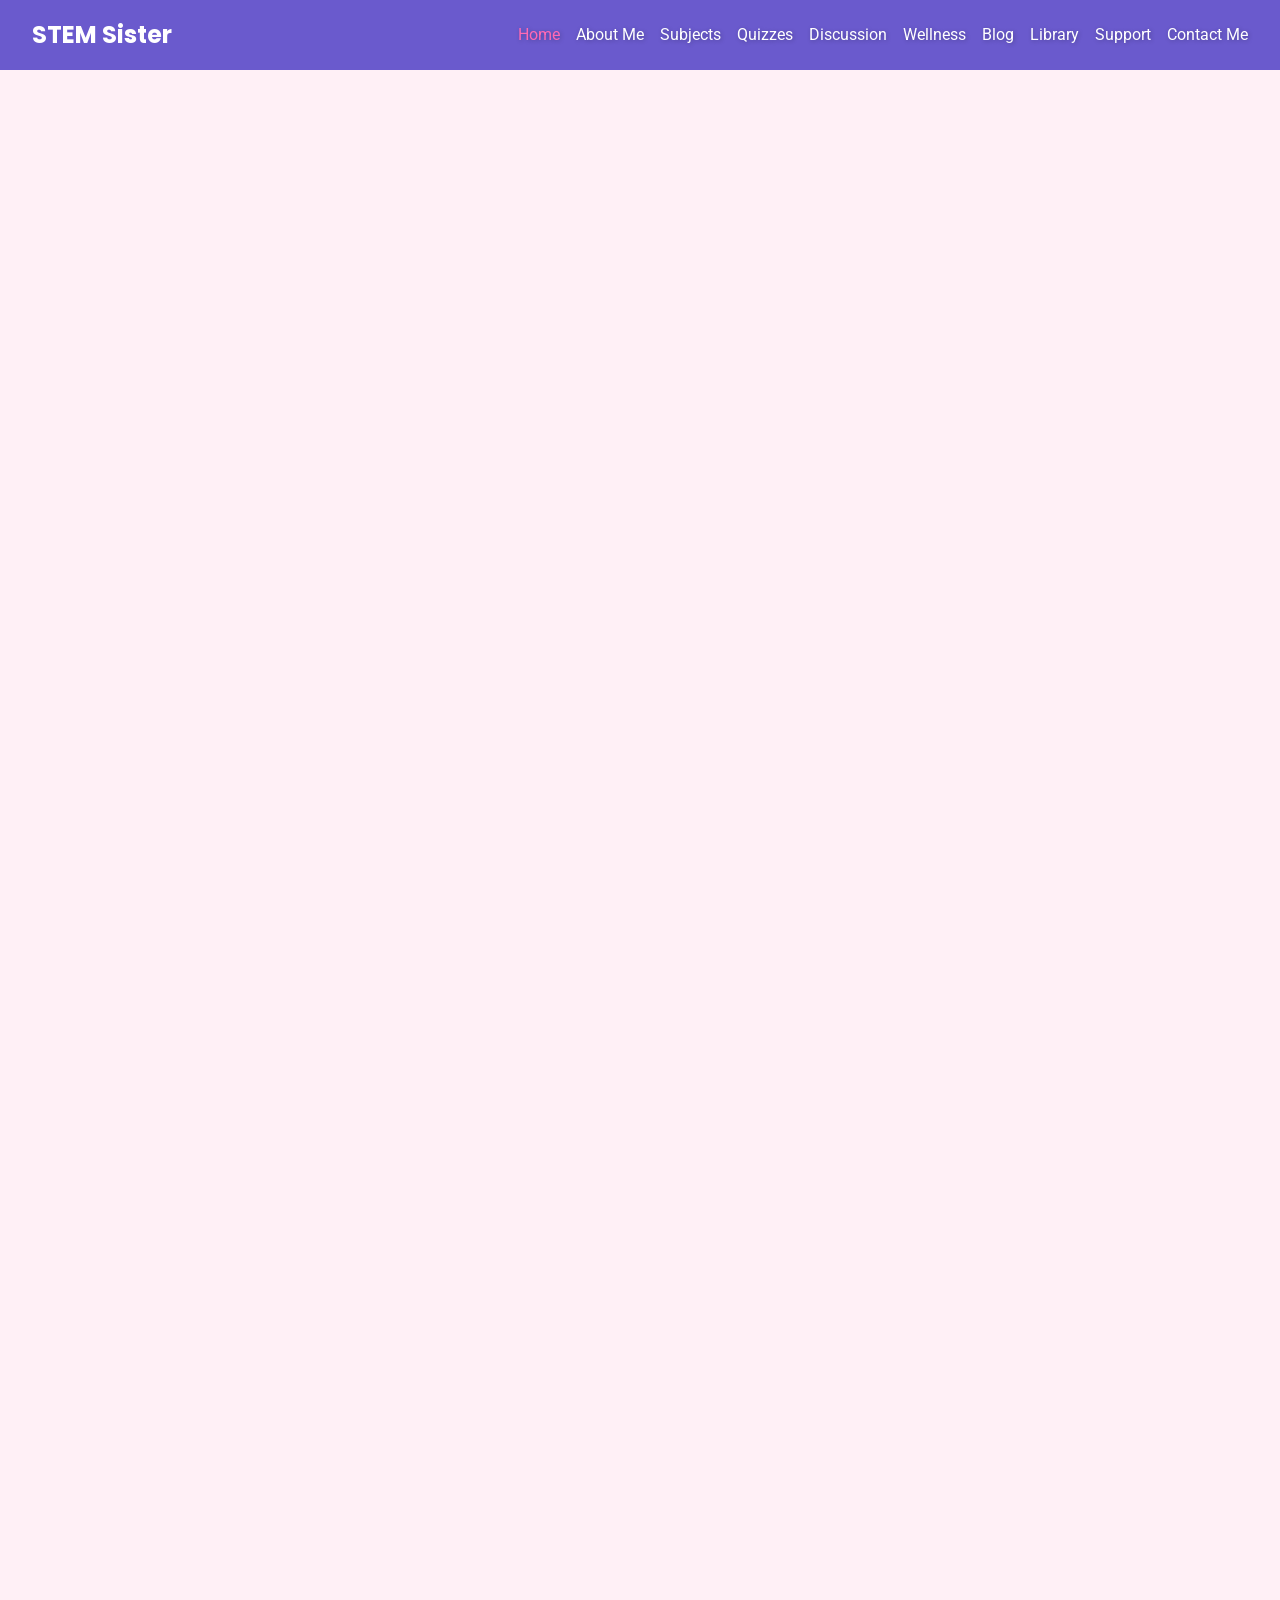
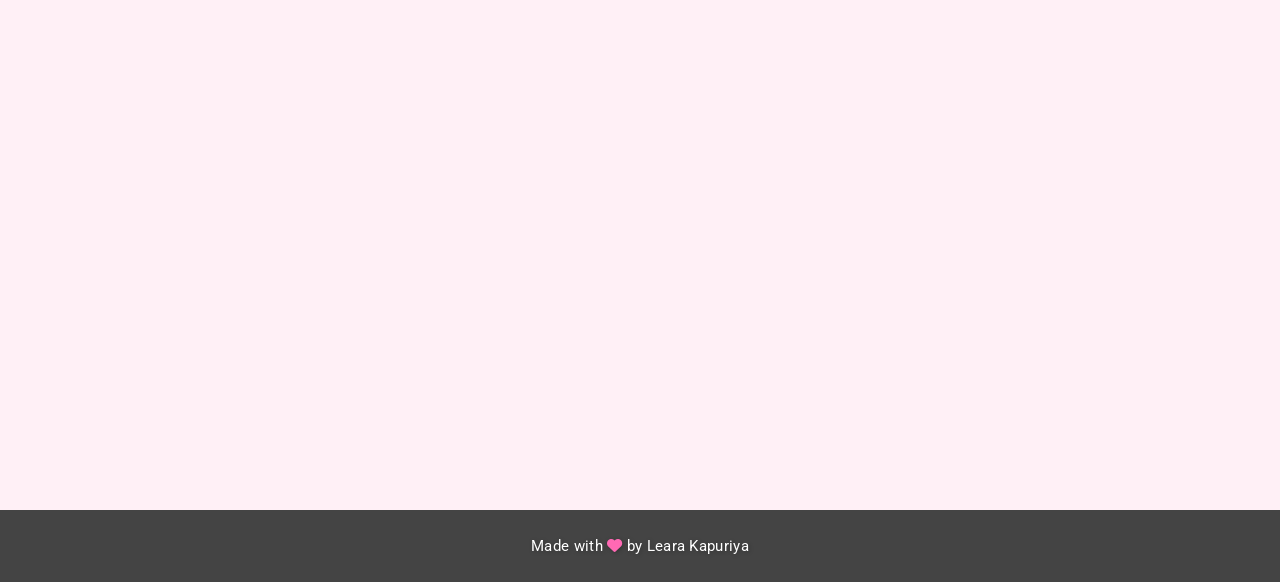
<file: index.html>
<!DOCTYPE html>
<html lang="en">
<head>
  <meta charset="UTF-8" />
  <meta name="viewport" content="width=device-width, initial-scale=1.0" />
  <title>STEM Sister</title>

  <!-- Custom Styles -->
  <link rel="stylesheet" href="styles.css" />

  <!-- Google Fonts -->
  <link href="https://fonts.googleapis.com/css2?family=Roboto:wght@400;700&family=Poppins:wght@600&display=swap" rel="stylesheet">

  <!-- Font Awesome (for icons) -->
  <link rel="stylesheet" href="https://cdnjs.cloudflare.com/ajax/libs/font-awesome/6.5.0/css/all.min.css" />
</head>
<body>

  <!-- Navbar -->
  <header class="navbar">
    <div class="logo">STEM Sister</div>
    <nav>
      <ul class="nav-links">
        <li><a href="index.html" class="active">Home</a></li>
        <li><a href="about.html">About Me</a></li>
        <li><a href="subjects.html">Subjects</a></li>
        <li><a href="quizzes.html">Quizzes</a></li>
        <li><a href="forum.html">Discussion</a></li>
        <li><a href="wellness.html">Wellness</a></li>
        <li><a href="blog.html">Blog</a></li>
        <li><a href="library.html">Library</a></li>
        <li><a href="support.html">Support</a></li>
        <li><a href="contact.html">Contact Me</a></li>
      </ul>
      <div class="menu-toggle"><i class="fa fa-bars"></i></div>
    </nav>
  </header>

    <!-- Welcome Banner -->
  <section class="welcome-banner">
    <p>🌟 Welcome! I’m Leara, and I built STEM Sister to open doors, spark curiosity, and empower every child — especially girls — to dream big and shine bright. 🌟</p>
  </section>

  <!-- Hero Section -->
  <section class="hero">
    <div class="hero-content">
      <h1>Opening Doors to Bright Futures</h1>
      <p>I created this platform to inspire and uplift underprivileged children, especially girls, by giving them free and exciting opportunities to explore STEM. Every child deserves a chance to shine, and I am here to make that possible.</p>
      <a href="subjects.html" class="btn-primary">Discover & Learn</a>
    </div>
  </section>

  <!-- Subjects -->
  <section class="subjects">
    <h2>Subjects I Share With You</h2>
    <div class="card-grid">
      <div class="card">
        <i class="fa-solid fa-square-root-variable"></i>
        <h3>Mathematics</h3>
        <p>From algebra to calculus, I make numbers less intimidating and more fun to explore.</p>
      </div>
      <div class="card">
        <i class="fa-solid fa-flask"></i>
        <h3>Science</h3>
        <p>Discover the wonders of physics, chemistry, and biology with simple, engaging lessons.</p>
      </div>
      <div class="card">
        <i class="fa-solid fa-computer"></i>
        <h3>Technology</h3>
        <p>Step into the world of coding, robotics, and digital creativity with me as your guide.</p>
      </div>
      <div class="card">
        <i class="fa-solid fa-palette"></i>
        <h3>Arts</h3>
        <p>Explore your creativity through design, media, and cultural studies that spark imagination.</p>
      </div>
    </div>
  </section>

  <!-- Facilities -->
  <section class="facilities">
    <h2>What You’ll Find Here</h2>
    <div class="card-grid">
      <div class="card">
        <i class="fa-solid fa-book-open"></i>
        <h3>Learning Resources</h3>
        <p>Friendly notes, videos, quizzes, and animations designed to make learning joyful and easy.</p>
      </div>
      <div class="card">
        <i class="fa-solid fa-bolt"></i>
        <h3>Interactive Features</h3>
        <p>Mobile-friendly tools, progress tracking, and Q&A support to keep you motivated.</p>
      </div>
      <div class="card">
        <i class="fa-solid fa-wifi"></i>
        <h3>Access & Connectivity</h3>
        <p>I make sure children can connect and learn wherever they are, with inclusive access options.</p>
      </div>
    </div>
  </section>

  <!-- Call to Action -->
  <section class="cta">
    <h2>Let’s Build Dreams Together</h2>
    <p>I believe in every child’s potential. Through this platform, I want to help you discover your strengths, grow your confidence, and chase your dreams.</p>
    <a href="contact.html" class="btn-secondary">Say Hello to Me</a>
  </section>

  <!-- Footer -->
  <footer class="footer">
    <p>Made with <i class="fa fa-heart"></i> by Leara Kapuriya</p>
  </footer>

  <!-- JavaScript for Toggle Menu -->
  <script>
    const menuToggle = document.querySelector('.menu-toggle');
    const navLinks = document.querySelector('.nav-links');
    menuToggle.addEventListener('click', () => {
      navLinks.classList.toggle('show');
    });
  </script>
  <!-- Chatbot Embed -->
  <script src="https://code.tidio.co/uqdod81sfajvlkpiujfsjo49za71xsuc.js" async></script>
</body>
</html>
</file>
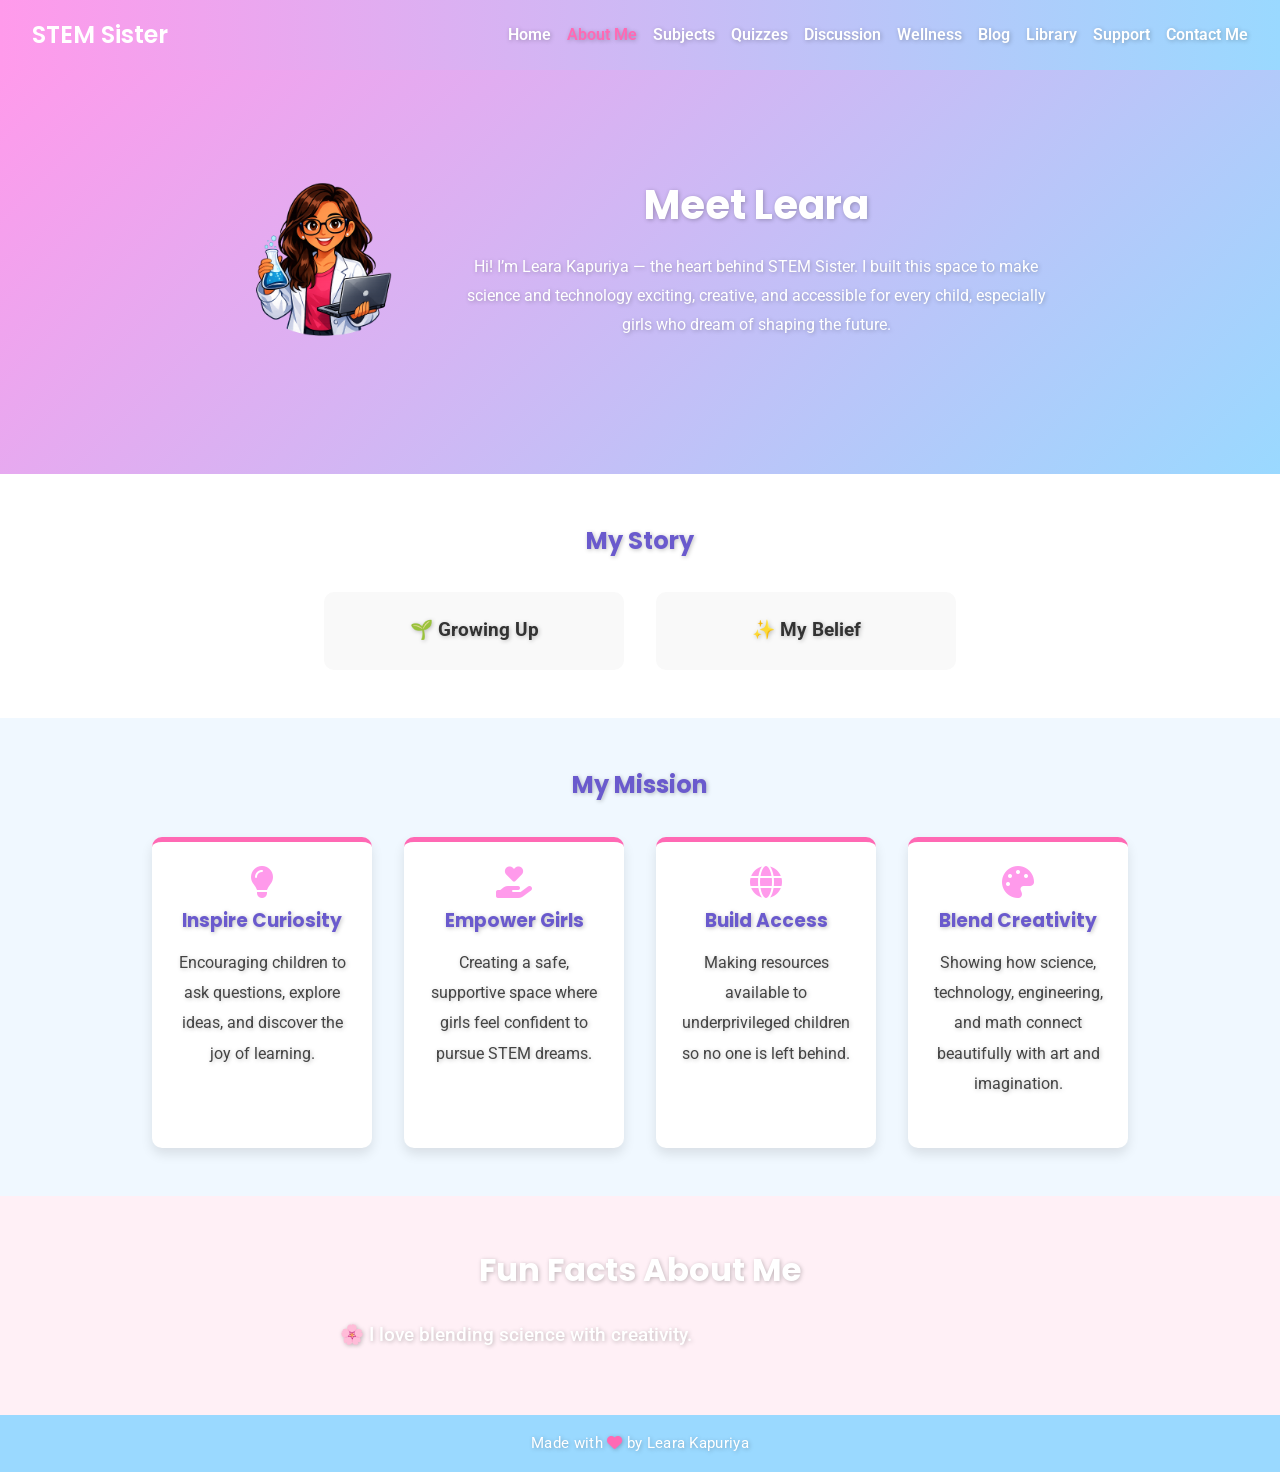
<file: about.html>
<!DOCTYPE html>
<html lang="en">
<head>
  <meta charset="UTF-8" />
  <meta name="viewport" content="width=device-width, initial-scale=1.0" />
  <title>About Me - STEM Sister</title>

  <!-- Custom Styles -->
  <link rel="stylesheet" href="styles.css" />

  <!-- Google Fonts -->
  <link href="https://fonts.googleapis.com/css2?family=Roboto:wght@400;700&family=Poppins:wght@600&display=swap" rel="stylesheet">

  <!-- Font Awesome -->
  <link rel="stylesheet" href="https://cdnjs.cloudflare.com/ajax/libs/font-awesome/6.5.0/css/all.min.css" />

  <style>
    body {
      font-family: 'Roboto', sans-serif;
      margin: 0;
      background: #fdfdfd;
      color: #333;
    }

    /* Navbar */
    .navbar {
      display: flex;
      justify-content: space-between;
      align-items: center;
      padding: 1rem 2rem;
      background: linear-gradient(90deg, #ff9aeb, #9ad9ff);
      color: #fff;
      position: sticky;
      top: 0;
      z-index: 1000;
    }
    .navbar .logo {
      font-family: 'Poppins', sans-serif;
      font-size: 1.5rem;
      font-weight: 600;
    }
    .nav-links {
      list-style: none;
      display: flex;
      gap: 1rem;
    }
    .nav-links li a {
      color: #fff;
      text-decoration: none;
      font-weight: 600;
      transition: color 0.3s;
    }
    .nav-links li a:hover {
      color: #ffe6f7;
    }
    .menu-toggle {
      display: none;
      cursor: pointer;
    }

    /* Hero */
    .about-hero {
      background: linear-gradient(135deg, #ff9aeb, #9ad9ff);
      padding: 3rem 2rem;
      text-align: center;
      color: #fff;
      position: relative;
      overflow: hidden;
    }
    .hero-grid {
      display: flex;
      flex-wrap: wrap;
      align-items: center;
      justify-content: center;
      gap: 2rem;
    }
    .hero-image img {
      width: 200px;
      border-radius: 50%;
      transition: transform 0.3s ease;
    }
    .hero-image img:hover {
      transform: rotate(-5deg) scale(1.05);
    }
    .hero-text h1 {
      font-family: 'Poppins', sans-serif;
      font-size: 2.5rem;
    }

    /* About Section */
    .about {
      padding: 3rem 2rem;
      background: #fff;
      text-align: center;
    }
    .about-grid {
      display: flex;
      flex-wrap: wrap;
      gap: 2rem;
      justify-content: center;
    }
    .about-block {
      background: #f9f9f9;
      padding: 1.5rem;
      border-radius: 10px;
      width: 300px;
      cursor: pointer;
      transition: transform 0.3s ease;
    }
    .about-block:hover {
      transform: scale(1.05);
      background: #ffe6f7;
    }
    .about-block p.hidden {
      display: none;
    }

    /* Mission Cards */
    .facilities {
      padding: 3rem 2rem;
      background: #f0f8ff;
      text-align: center;
    }
    .card-grid {
      display: flex;
      flex-wrap: wrap;
      gap: 2rem;
      justify-content: center;
    }
    .card {
      background: #fff;
      padding: 1.5rem;
      border-radius: 10px;
      width: 220px;
      transition: all 0.3s ease;
    }
    .card:hover {
      transform: scale(1.05) rotate(2deg);
      background: #ffe6f7;
    }
    .card i {
      font-size: 2rem;
      margin-bottom: 0.5rem;
      color: #ff9aeb;
    }

    /* Fun Facts Carousel */
    .cta {
      padding: 3rem 2rem;
      background: #fff0f6;
      text-align: center;
    }
    .fun-facts {
      list-style: none;
      padding: 0;
    }
    .fun-facts li {
      display: none;
      font-size: 1.2rem;
      font-weight: 500;
    }
    .fun-facts li.active {
      display: block;
      animation: fadeIn 1s ease;
    }
    @keyframes fadeIn {
      from { opacity: 0; }
      to { opacity: 1; }
    }

    /* Footer */
    .footer {
      background: #9ad9ff;
      text-align: center;
      padding: 1rem;
      color: #fff;
    }

    /* Responsive */
    @media (max-width: 768px) {
      .nav-links {
        display: none;
        flex-direction: column;
        background: #ff9aeb;
        position: absolute;
        top: 60px;
        right: 0;
        width: 200px;
        padding: 1rem;
      }
      .nav-links.show {
        display: flex;
      }
      .menu-toggle {
        display: block;
      }
      .hero-grid {
        flex-direction: column;
      }
    }
  </style>
</head>
<body>

  <!-- Navbar -->
  <header class="navbar">
    <div class="logo">STEM Sister</div>
    <nav>
      <ul class="nav-links">
        <li><a href="index.html">Home</a></li>
        <li><a href="about.html" class="active">About Me</a></li>
        <li><a href="subjects.html">Subjects</a></li>
        <li><a href="quizzes.html">Quizzes</a></li>
        <li><a href="forum.html">Discussion</a></li>
        <li><a href="wellness.html">Wellness</a></li>
        <li><a href="blog.html">Blog</a></li>
        <li><a href="library.html">Library</a></li>
        <li><a href="support.html">Support</a></li>
        <li><a href="contact.html">Contact Me</a></li>
      </ul>
      <div class="menu-toggle"><i class="fa fa-bars"></i></div>
    </nav>
  </header>

  <!-- Hero Banner -->
  <section class="hero about-hero">
    <div class="hero-content">
      <div class="hero-grid">
        <div class="hero-image">
          <img src="leara-avatar.png" alt="Leara Kapuriya cartoon avatar">
        </div>
        <div class="hero-text">
          <h1>Meet Leara</h1>
          <p>Hi! I’m Leara Kapuriya — the heart behind STEM Sister. I built this space to make science and technology exciting, creative, and accessible for every child, especially girls who dream of shaping the future.</p>
        </div>
      </div>
    </div>
  </section>

  <!-- About Section -->
  <section class="about">
    <h2>My Story</h2>
    <div class="about-grid">
      <div class="about-block collapsible">
        <h3>🌱 Growing Up</h3>
        <p class="hidden">I often wished for a space where learning science and technology felt exciting, colorful, and welcoming. That dream inspired me to build STEM Sister — a platform that blends education with creativity.</p>
      </div>
      <div class="about-block collapsible">
        <h3>✨ My Belief</h3>
        <p class="hidden">Learning should never feel intimidating. Instead, it should spark curiosity, joy, and confidence. Through STEM Sister, I share resources, quizzes, and interactive lessons that make STEM approachable and engaging.</p>
      </div>
    </div>
  </section>

  <!-- Mission Section -->
  <section class="facilities">
    <h2>My Mission</h2>
    <div class="card-grid">
      <div class="card">
        <i class="fa-solid fa-lightbulb"></i>
        <h3>Inspire Curiosity</h3>
        <p>Encouraging children to ask questions, explore ideas, and discover the joy of learning.</p>
      </div>
      <div class="card">
        <i class="fa-solid fa-hand-holding-heart"></i>
        <h3>Empower Girls</h3>
        <p>Creating a safe, supportive space where girls feel confident to pursue STEM dreams.</p>
      </div>
      <div class="card">
        <i class="fa-solid fa-globe"></i>
        <h3>Build Access</h3>
        <p>Making resources available to underprivileged children so no one is left behind.</p>
      </div>
      <div class="card">
        <i class="fa-solid fa-palette"></i>
        <h3>Blend Creativity</h3>
        <p>Showing how science, technology, engineering, and math connect beautifully with art and imagination.</p>
      </div>
    </div>
  </section>

  <!-- Fun Facts -->
  <section class="cta">
    <h2>Fun Facts About Me</h2>
    <ul class="fun-facts">
      <li class="active">🌸 I love blending science with creativity.</li>
      <li>🎨 My favorite color palette is purple, pink, and teal.</li>
      <li>📚 Learning should always feel like an adventure.</li>
      <li>🌍 My dream is to see more girls leading in STEM fields worldwide.</li>
      <li>💡 I enjoy coding, designing, and creating interactive experiences.</li>
      <li>🎶 Music and art inspire my approach to teaching and learning.</li>
    </ul>
  </section>

  <!-- Footer -->
  <footer class="footer">
    <p>Made with <i class="fa fa-heart"></i> by Leara Kapuriya</p>
  </footer>

  <!-- JavaScript for Interactivity -->
  <script>
    // Toggle Menu
    const menuToggle = document.querySelector('.menu-toggle');
    const navLinks = document.querySelector('.nav-links');
    menuToggle.addEventListener('click', () => {
      navLinks.classList.toggle('show');
    });

    // Collapsible About Blocks
    document.querySelectorAll('.collapsible h3').forEach(header => {
      header.addEventListener('click', () => {
        header.nextElementSibling.classList.toggle('hidden');
      });
    });

    // Fun Facts Carousel
    const facts = document.querySelectorAll('.fun-facts li');
    let index = 0;
    setInterval(() => {
      facts.forEach(f => f.classList.remove('active'));
      facts[index].classList.add('active');
      index = (index + 1) % facts.length;
    }, 3000);

    // Scroll-triggered animations
    const sections = document.querySelectorAll('section');
    const observer = new IntersectionObserver(entries => {
      entries.forEach(entry => {
        if (entry.isIntersecting) {
          entry.target.classList.add('fade-in');
        }
      });
    }, { threshold: 0.2 });

    sections.forEach(section => {
      observer.observe(section);
    });
  </script>

  <style>
    /* Scroll-triggered fade-in */
    section {
      opacity: 0;
      transform: translateY(30px);
      transition: all 0.8s ease;
    }
    section.fade-in {
      opacity: 1;
      transform: translateY(0);
    }
  </style>
</body>
</html>
</file>
<file: styles.css>
/* Reset */
* { margin: 0; padding: 0; box-sizing: border-box; }
body { 
  font-family: 'Roboto', sans-serif; 
  line-height: 1.6; 
  background: var(--neutral-light); 
  color: var(--neutral-dark); 
}

/* Color Variables */
:root {
  --primary-purple: #6a5acd;   /* lavender */
  --accent-pink: #ff69b4;      /* playful pink */
  --accent-purple: #ba68c8;    /* soft purple */
  --accent-teal: #64d8cb;      /* lighter teal */
  --neutral-light: #fff0f6;    /* blush background */
  --neutral-dark: #444444;     /* softer dark */
}

/* Universal Text Shadow for Readability */
h1, h2, h3, p, li {
  text-shadow: 1px 1px 4px rgba(0,0,0,0.25);
}

/* Navbar */
.navbar { 
  display: flex; 
  justify-content: space-between; 
  align-items: center; 
  padding: 1rem 2rem; 
  background: var(--primary-purple); 
  color: #fff; 
  position: sticky; 
  top: 0; 
  z-index: 1000;
}
.navbar .logo { font-size: 1.5rem; font-weight: bold; font-family: 'Poppins', sans-serif; }
.nav-links { list-style: none; display: flex; gap: 1rem; }
.nav-links a { color: #fff; text-decoration: none; transition: color 0.3s; }
.nav-links a:hover, .nav-links .active { color: var(--accent-pink); }

/* Mobile Menu */
.menu-toggle { display: none; cursor: pointer; font-size: 1.5rem; }
@media (max-width: 768px) {
  .nav-links { 
    display: none; 
    flex-direction: column; 
    background: var(--primary-purple); 
    position: absolute; 
    top: 60px; 
    right: 0; 
    width: 200px; 
    padding: 1rem; 
    z-index: 999;
  }
  .nav-links.show { display: flex; }
  .menu-toggle { display: block; color: #fff; }
}

/* Hero */
.hero { 
  position: relative;
  background: linear-gradient(135deg, var(--primary-purple), var(--accent-pink)); 
  color: #fff; 
  text-align: center; 
  padding: 6rem 2rem; 
}
.hero-content { position: relative; z-index: 1; }
.hero h1 { font-size: 2.5rem; margin-bottom: 1rem; font-family: 'Poppins', sans-serif; }
.hero p { max-width: 600px; margin: 0 auto 2rem; line-height: 1.8; }

/* Buttons */
.btn-primary { 
  background: var(--accent-pink); 
  color: #fff; 
  padding: 0.75rem 1.5rem; 
  border-radius: 30px; 
  text-decoration: none; 
  transition: background 0.3s ease, transform 0.2s ease;
  box-shadow: 0 4px 8px rgba(255,105,180,0.3);
}
.btn-primary:hover { 
  background: var(--accent-purple); 
  transform: scale(1.05);
}

/* Sections */
section { padding: 5rem 2rem; text-align: center; }
section p { max-width: 700px; margin: 0 auto 1.5rem; line-height: 1.9; }
h2 { margin-bottom: 2rem; color: var(--primary-purple); font-family: 'Poppins', sans-serif; }

/* Cards */
.card-grid { 
  display: grid; 
  grid-template-columns: repeat(auto-fit, minmax(260px, 1fr)); 
  gap: 2.5rem; 
  margin-top: 2rem;
}
.card { 
  background: #fff; 
  padding: 2.5rem; 
  border-radius: 14px; 
  border-top: 5px solid var(--accent-pink);
  box-shadow: 0 6px 12px rgba(0,0,0,0.1); 
  transition: transform 0.3s, box-shadow 0.3s;
  text-align: center;
}
.card:hover { 
  transform: translateY(-8px) scale(1.02); 
  box-shadow: 0 8px 16px rgba(0,0,0,0.2);
}
.card i { font-size: 2.8rem; color: var(--accent-pink); margin-bottom: 1rem; }
.card h3 { color: var(--primary-purple); font-family: 'Poppins', sans-serif; margin-bottom: 0.75rem; }
.card p { color: var(--neutral-dark); }

/* CTA */
.cta { 
  background: linear-gradient(135deg, var(--accent-pink) 0%, var(--accent-purple) 100%); 
  color: #fff; 
  padding: 3rem 2rem; 
  text-align: center;
}
.cta h2 { color: #fff; font-size: 2rem; margin-bottom: 1.5rem; font-family: 'Poppins', sans-serif; }

/* Fun Facts Carousel */
.fun-facts {
  list-style: none;
  padding: 0;
  max-width: 600px;
  margin: 0 auto;
  text-align: left;
}
.fun-facts li {
  display: none;
  margin-bottom: 1rem;
  font-size: 1.1rem;
  line-height: 1.7;
}
.fun-facts li.active {
  display: block;
  animation: fadeIn 1s ease;
}
@keyframes fadeIn {
  from { opacity: 0; }
  to { opacity: 1; }
}

/* Footer */
.footer { 
  background: var(--neutral-dark); 
  color: #fff; 
  text-align: center; 
  padding: 1.5rem 1rem; 
  font-size: 0.95rem;
  letter-spacing: 0.3px;
}
.footer i { color: var(--accent-pink); }

/* Scroll-triggered fade-in */
section {
  opacity: 0;
  transform: translateY(30px);
  transition: all 0.8s ease;
}
section.fade-in {
  opacity: 1;
  transform: translateY(0);
}

/* Responsive adjustments */
@media (max-width: 480px) {
  .hero h1 { font-size: 2rem; }
  .hero p { font-size: 0.95rem; }
  .btn-primary { 
    padding: 0.6rem 1.2rem; 
    font-size: 0.9rem; 
  }
}
</file>
